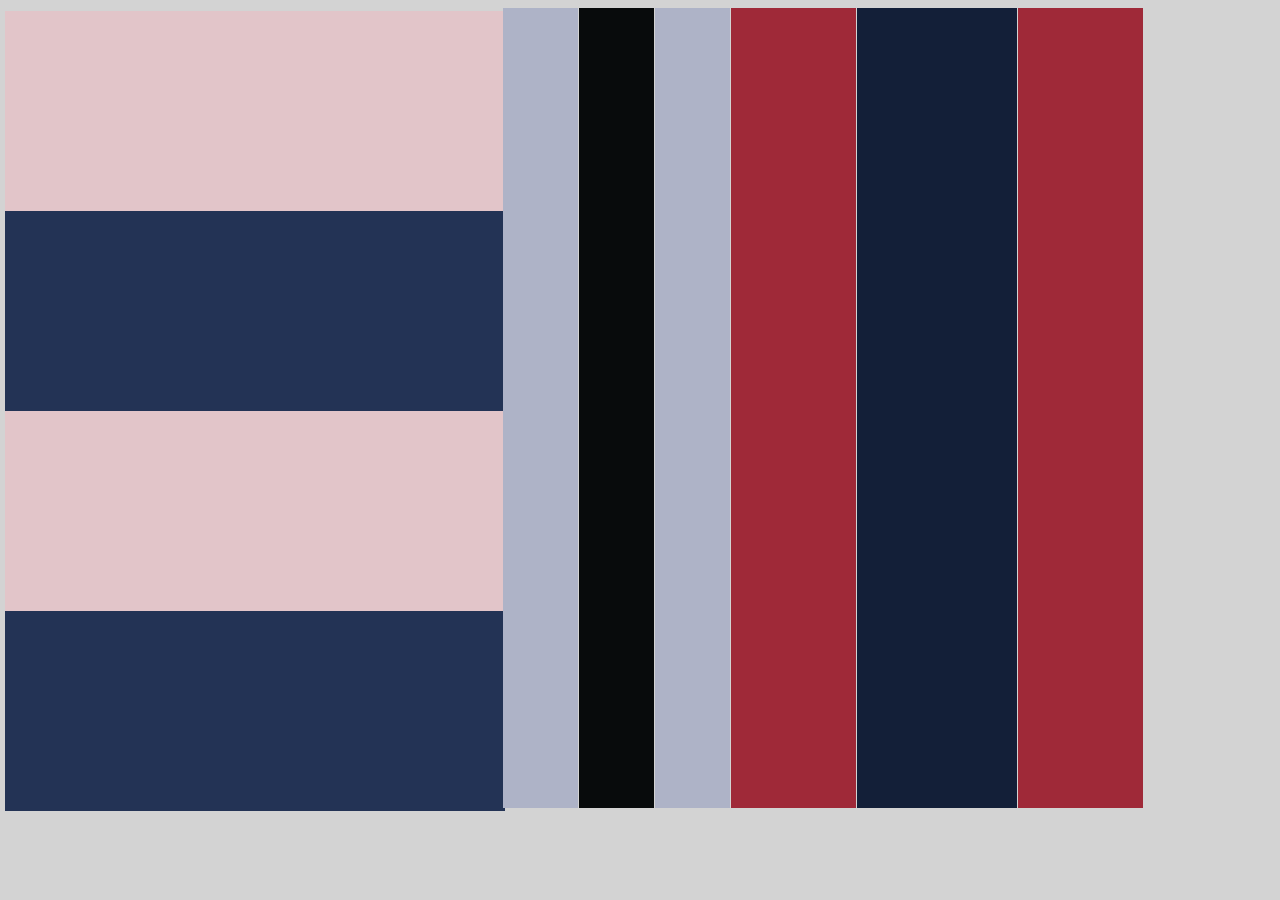
<file: css_painting/index.html>
<!DOCTYPE html>
<html lang="en-US">
<head>
    <title>CSS Color Painting</title>
    <meta charset="UTF-8">
    <meta name="viewport" content="width=device-width, initial-scale=1">
    <link rel="stylesheet" type="text/css" href="styles.css">
</head>

<body>
    <!--    block one-->
    <div class="wide">
        <div class="pink"> </div>
        <div class="blue"> </div>
        <div class="pink"> </div>
        <div class="blue"> </div>
    </div>
    <!--    block two-->
    <div class="narrow">
        <div class="grey"> </div>
    </div>
    
    <!--    block two-->
    <div class="narrow-2">
        <div class="black"> </div>
    </div>
 <div class="narrow">
        <div class="grey"> </div>
    </div>
 <div class="narrow">
        <div class="red"> </div>
    </div>
<div class="narrow">
        <div class="navy"> </div>
    </div>
 <div class="narrow">
        <div class="red"> </div>
    </div>

</body></html>
</file>
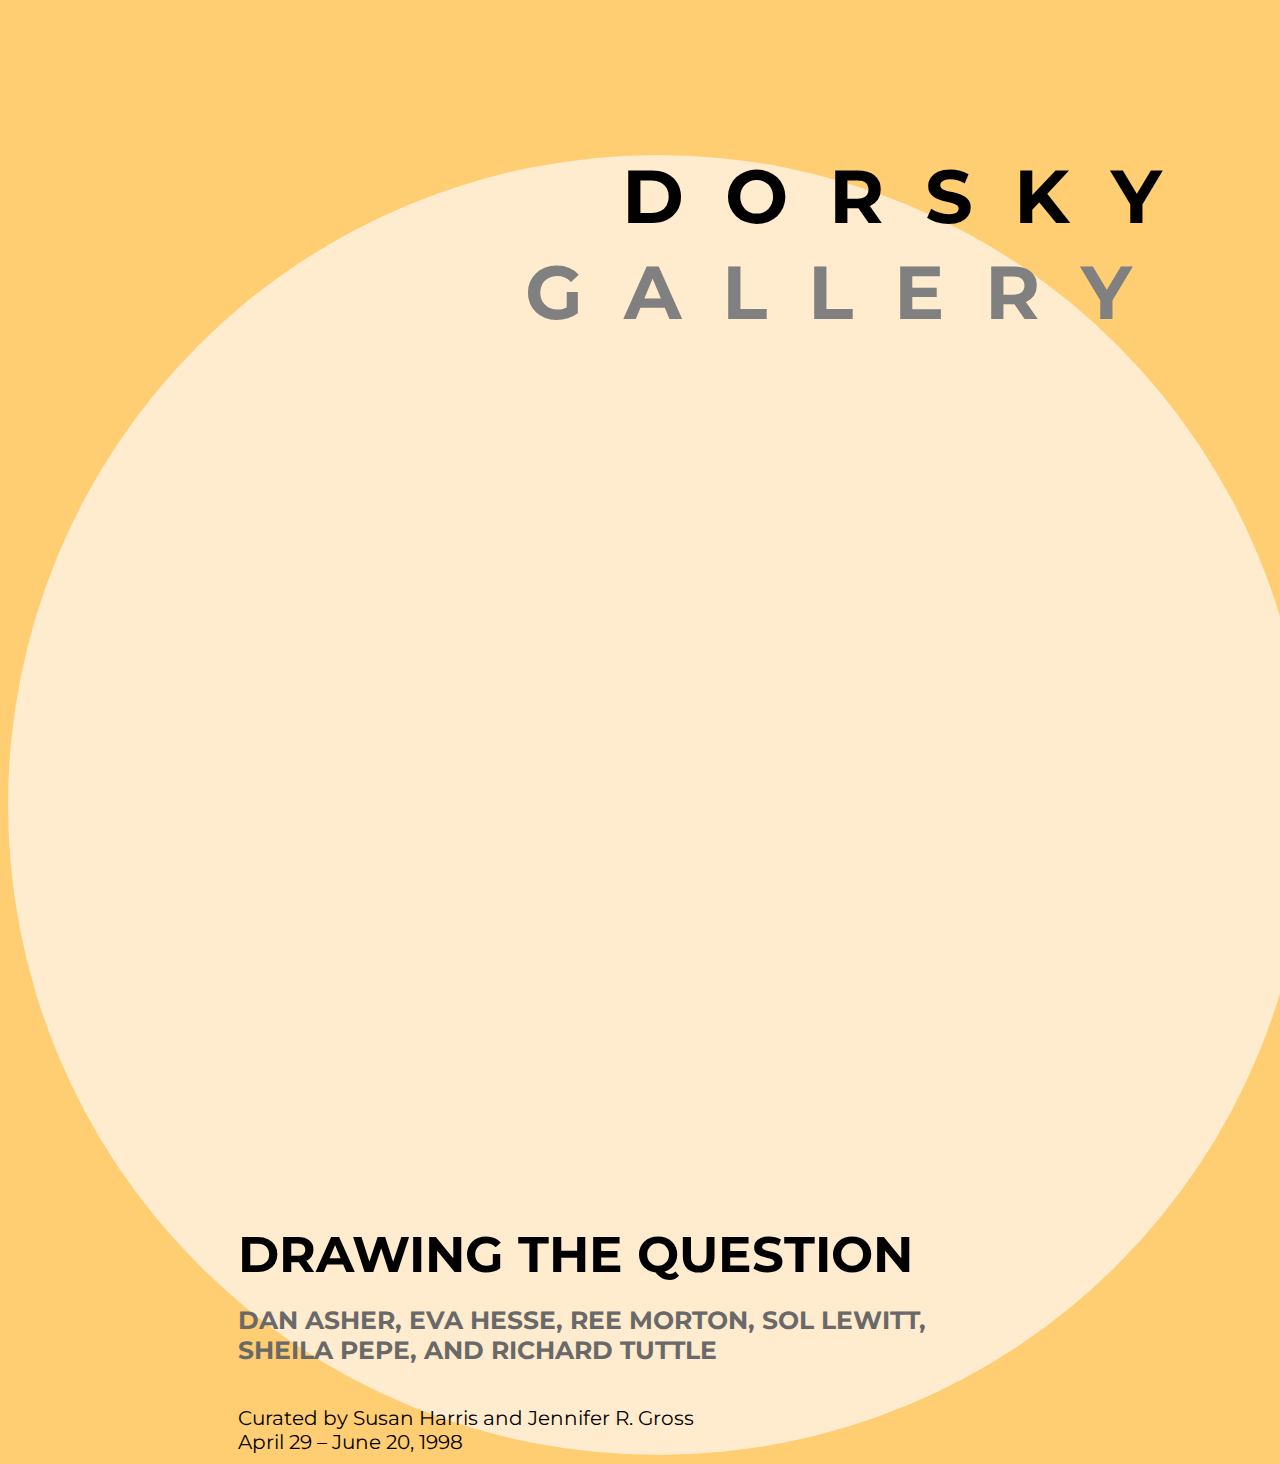
<file: quiz/quiz-dorskygallery.html>
<doctype! html>
    <html>
<head>
<title>Dorsky Gallery</title>
    <link rel="stylesheet" type="text/css" href="quiz-dorskygallery.css">
    <link href="https://fonts.googleapis.com/css?family=Montserrat&display=swap" rel="stylesheet">

</head>

<body>
    <h1>D O R S K Y</h1>
    <h2>G A L L E R Y</h2>
    <center><div id="circle"></div></center>
    <h3>DRAWING THE QUESTION</h3>
        <h4> DAN ASHER, EVA HESSE, REE MORTON, SOL LEWITT,<br>
            SHEILA PEPE, AND RICHARD TUTTLE</h4><br>
    <p>Curated by Susan Harris and Jennifer R. Gross<br>
        April 29 – June 20, 1998</p>
    </p>
    </body>
        
    </html>
</file>
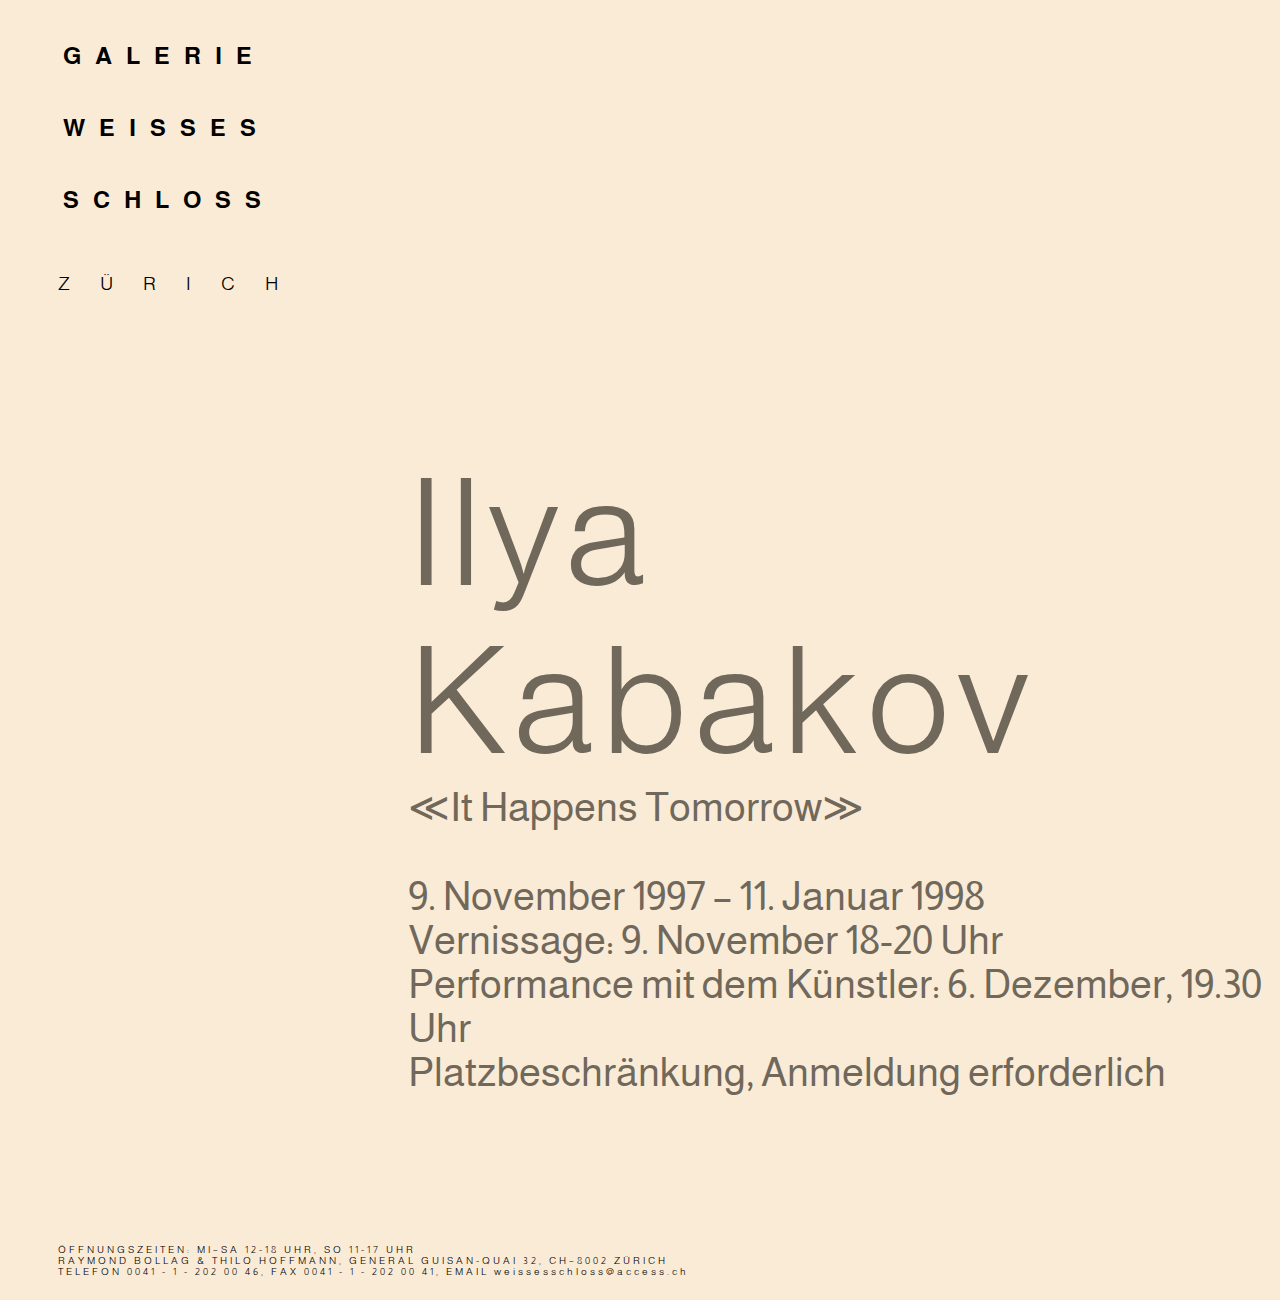
<file: quiz/quiz-galerieweissesschloss.html>
<!DOCTYPE html>
<html>
    <head>
        <title>Galerie Weisses Schloss</title>
        <link rel="stylesheet" type="text/css" href="quiz-galerieweissesschloss.css">
        <link href="https://fonts.googleapis.com/css?family=Almarai&display=swap" rel="stylesheet">
        </head>
            <body>
                <h2>G A L E R I E<br>
                W E I S S E S<br>
                    S C H L O S S
                    </h2>
                <h3>Z Ü R I C H</h3>
                
                <br>
                <h1>Ilya Kabakov</h1><br>
                    <p>≪It Happens Tomorrow≫<br><br>
                       9. November 1997 – 11. Januar 1998 <br>
                        Vernissage: 9. November 18-20 Uhr<br>
                        Performance mit dem Künstler: 6. Dezember, 19.30 Uhr<br>
                        Platzbeschränkung, Anmeldung erforderlich<br>
                </p>
                <h6>ÖFFNUNGSZEITEN: MI–SA 12-18 UHR, SO 11-17 UHR<br>
                RAYMOND BOLLAG & THILO HOFFMANN, GENERAL GUISAN-QUAI 32, CH–8002 ZÜRICH<br>
                TELEFON 0041 - 1 - 202 00 46, FAX 0041 - 1 - 202 00 41, EMAIL weissesschloss@access.ch</h6>
            </body>
       </html>
</file>
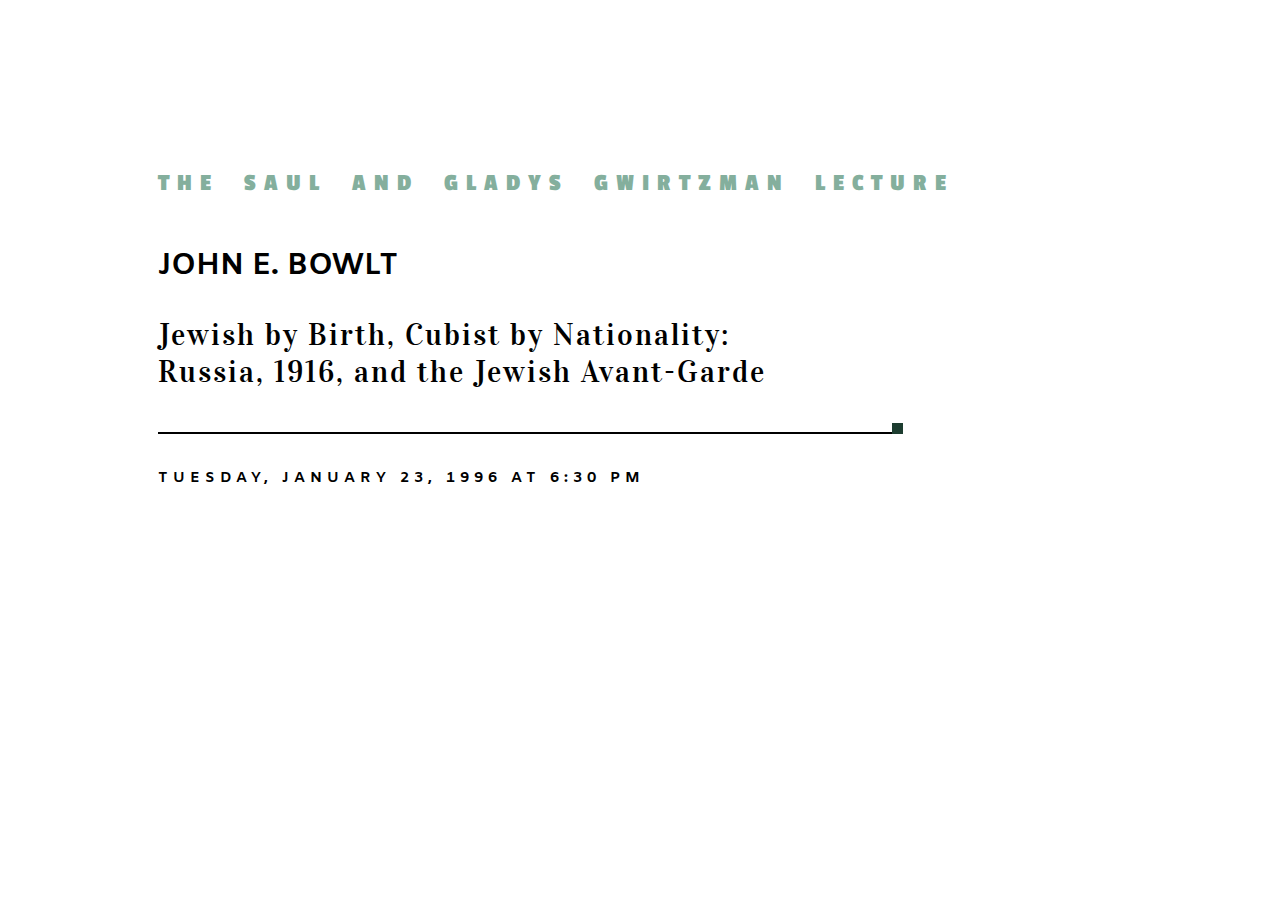
<file: quiz/quiz-gwirtzmanlecture.html>
<!DOCTYPE html>
<html>
<head>
<title>The Saul and Gladys Gwirtzman Lecture</title>
     <link rel="stylesheet" type="text/css" href="quiz-gwirtzmanlecture.css">
    <link href="https://fonts.googleapis.com/css?family=Passion+One&display=swap" rel="stylesheet">
    <link href="https://fonts.googleapis.com/css?family=Amiko:700&display=swap" rel="stylesheet">
    <link href="https://fonts.googleapis.com/css?family=Vidaloka&display=swap" rel="stylesheet">
</head>
    <body>
        <h2>The Saul and Gladys Gwirtzman Lecture</h2>  
        
        <h3>JOHN E. BOWLT</h3>
        
        <p>Jewish by Birth, Cubist by Nationality:<br>
            Russia, 1916, and the Jewish Avant-Garde</p>
        <div id="divider"></div>
        <div id="square"></div>
        <h4>Tuesday, January 23, 1996 AT 6:30 PM</h4>
    </body>
</html>
</file>
<file: css_painting/styles.css>
html {
    box-sizing: border-box;
}


body {
    background-color: lightgray;
}

.pink {
    display: block;
    width: 500px;
    height: 200px;
    background: #E2C5C9;
}

.blue {
    display: block;
    width: 500px;
    height: 200px;
    background: #233355;
}

.grey {
    width: 75px;
    height: 800px;
    background: #AEB3C7;
}

.black {
    width: 75px;
    height: 800px;
    background: #080B0C;
}

.narrow {
    display: inline-block;
    margin-left: -3px
}

.wide {
    display: inline-block;
    margin: -3px;
}

.narrow-2 {
    display: inline-block;
    margin-left: -3px
}

.red {
    display: inline-block;
    width: 125px;
    height: 800px;
    background: #9F2938;
}

.navy {
    display: inline-block;
    width: 160px;
    height: 800px;
    background: #131F38;
}
</file>
<file: quiz/quiz-dorskygallery.css>
body{
    background-color:FFCD72;
}

h1{
    text-align: right;
    color: black;
    margin-top:150px;
    margin-right:100px;
    font-size: 75px;
    font-family: 'Montserrat', sans-serif;
    border: 30px;
    box-sizing: border-box;
    letter-spacing: 10px;
}
h2{
    text-align:right;
     margin-top:10px;
        margin-right: 130px;
    font-family: 'Montserrat', sans-serif;
     font-size: 75px;
    color: grey;
    line-height: .05pt;
    letter-spacing: 10px;
}
#circle{
    height:1300px;
    width:1300px;
    background-color:blanchedalmond;
    border-radius: 50%;
    object-position: center;
    margin-top: -200px
}
h3{
    text-align: left;
    color: black;
    margin-left:230px;
    font-size: 50px;
    font-family: 'Montserrat', sans-serif;
    line-height: .05pt;
    margin-top: -200
} 

h4{
 text-align: left;
    color: dimgrey;
    margin-left:230px;
    font-size: 25px;
    font-family: 'Montserrat', sans-serif;
    border: 30px;
    box-sizing: border-box;
    
}

p{
    text-align: left;
    font-family: 'Montserrat', sans-serif;
    font-size: 20px;
    margin-left:230px;
    margin-top: -10
}
</file>
<file: quiz/quiz-galerieweissesschloss.css>
body{
    background-color:antiquewhite
}

h2{
    font-family: 'Almarai', sans-serif;
    letter-spacing: 5px;
    line-height: 3;
   margin-left: 55px;
    
}
h3{
    font-family: 'Almarai', sans-serif;
    letter-spacing: 5px;
    line-height: 3;
    letter-spacing: 13px;
     font-weight: 2;
         margin-left: 50px;
}

h1{
    font-family: 'Almarai', sans-serif;
    font-size: 150px;
    margin-left: 400px;
    font-weight: 3;
     letter-spacing: 5px;
    color:#70685A;
        
}

p{
    font-family: 'Almarai', sans-serif;
    font-size: 40px;
    color:#70685A;
     margin-left: 400px;
    margin-top:-120px;
        font-weight: 400;
        
}
h6{
    font-family: 'Almarai', sans-serif;
    font-size: 10px;
    font-weight: 80;
      margin-left: 50px;
    letter-spacing: 3px;
    margin-top: 150px;
    
}
</file>
<file: quiz/quiz-gwirtzmanlecture.css>
h2 {
    font-family: 'Passion One', cursive;
    text-transform: uppercase;
    word-spacing: 12px;
    letter-spacing: 8px;
    color: #84AF9D;
    margin-left: 150px;
    margin-top: 170px
}

h3 {
    font-family: 'Amiko', sans-serif;
    font-size: 25px;
    margin-top: 50px;
    margin-left: 150px;
}

h3 {
    font-family: 'Amiko', sans-serif;
    font-size: 30px;
    margin-top: 50px;
    margin-left: 150px;
}

p {
    font-family: 'Vidaloka', serif;
    font-size: 30px;
    margin-top: 30px;
    margin-left: 150px;
    letter-spacing: 2px;
}

h4 {
    font-family: 'Amiko', sans-serif;
    font-size: 15px;
    margin-top: 30px;
    margin-left: 150px;
    letter-spacing: 5px;
    text-transform: uppercase;
}

#divider {
    margin-left: 150px;
    width: 740px;
    background-color: black;
    height: 2px;
    display: inline-block;
}

#square {

    width: 11px;
    background-color: #1D3D30;
    height: 11px;
    display: inline-block;
    margin-left: -10px;
}
</file>
